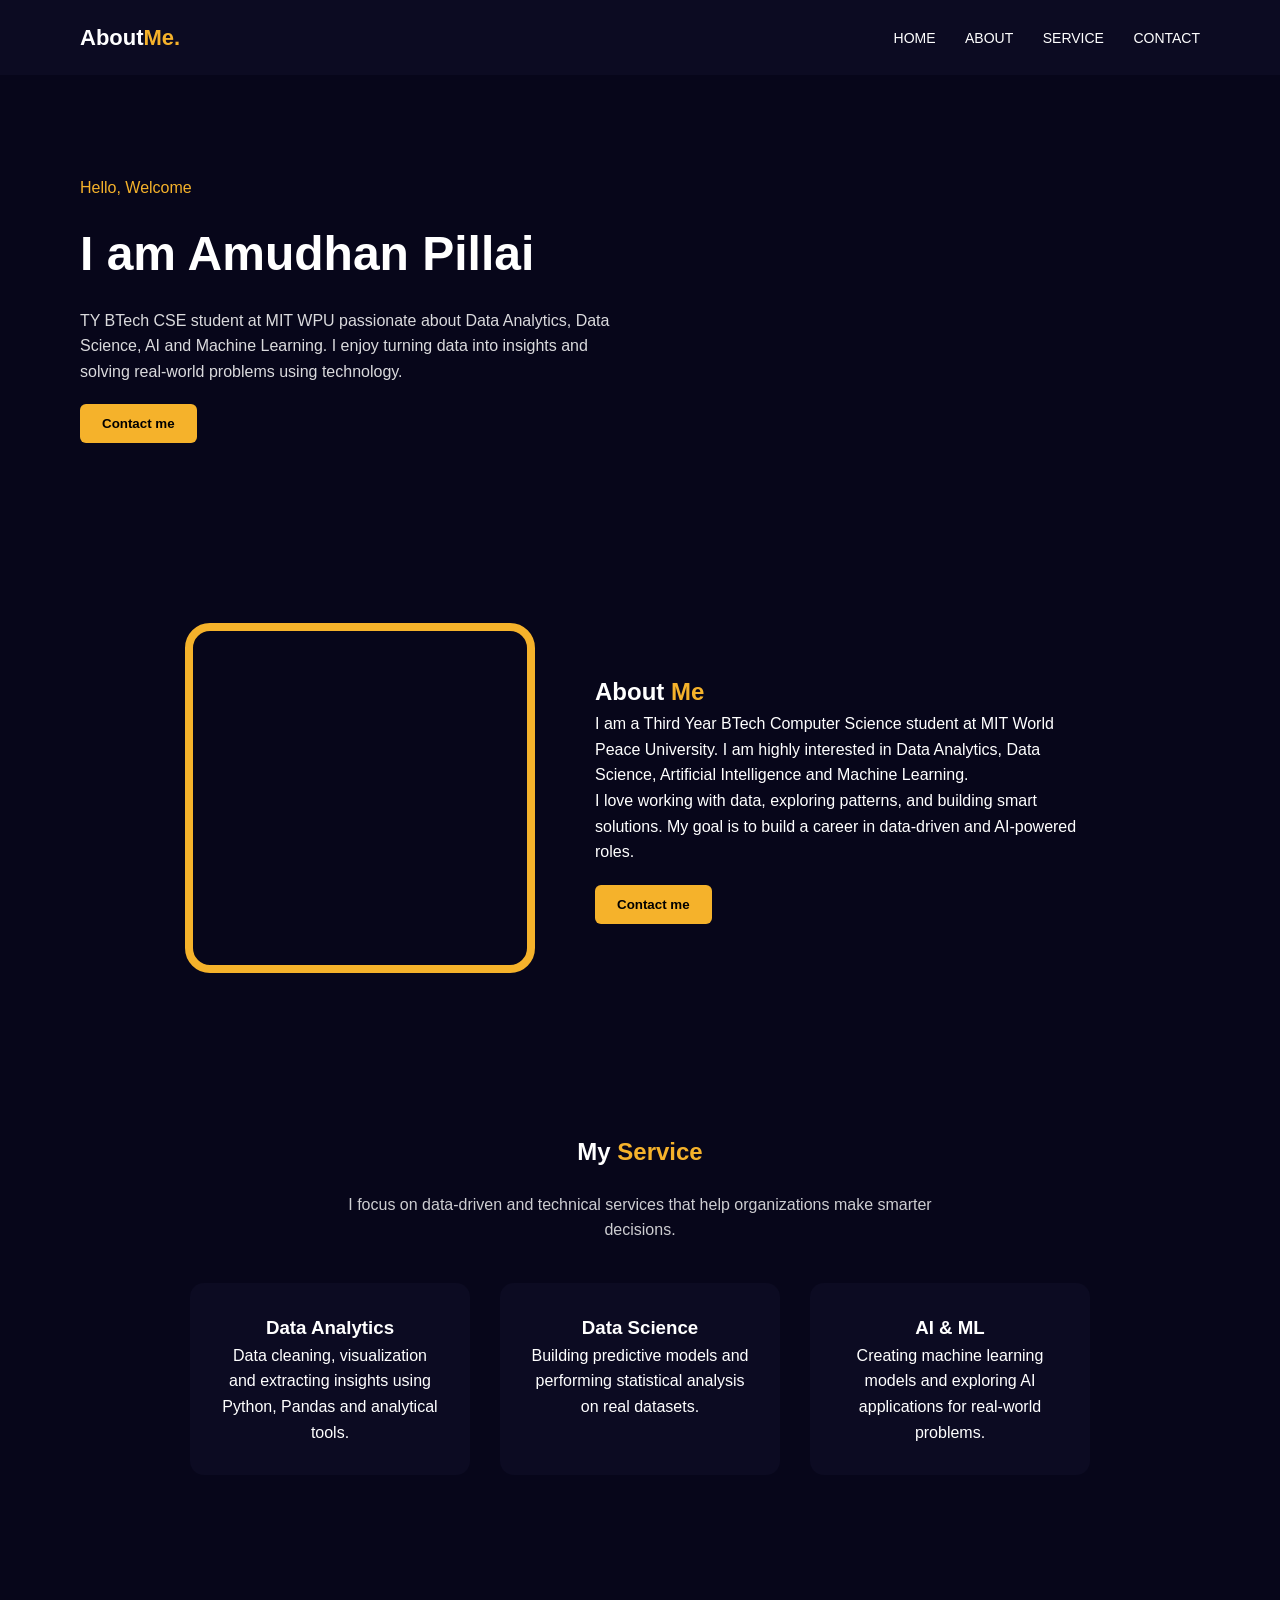
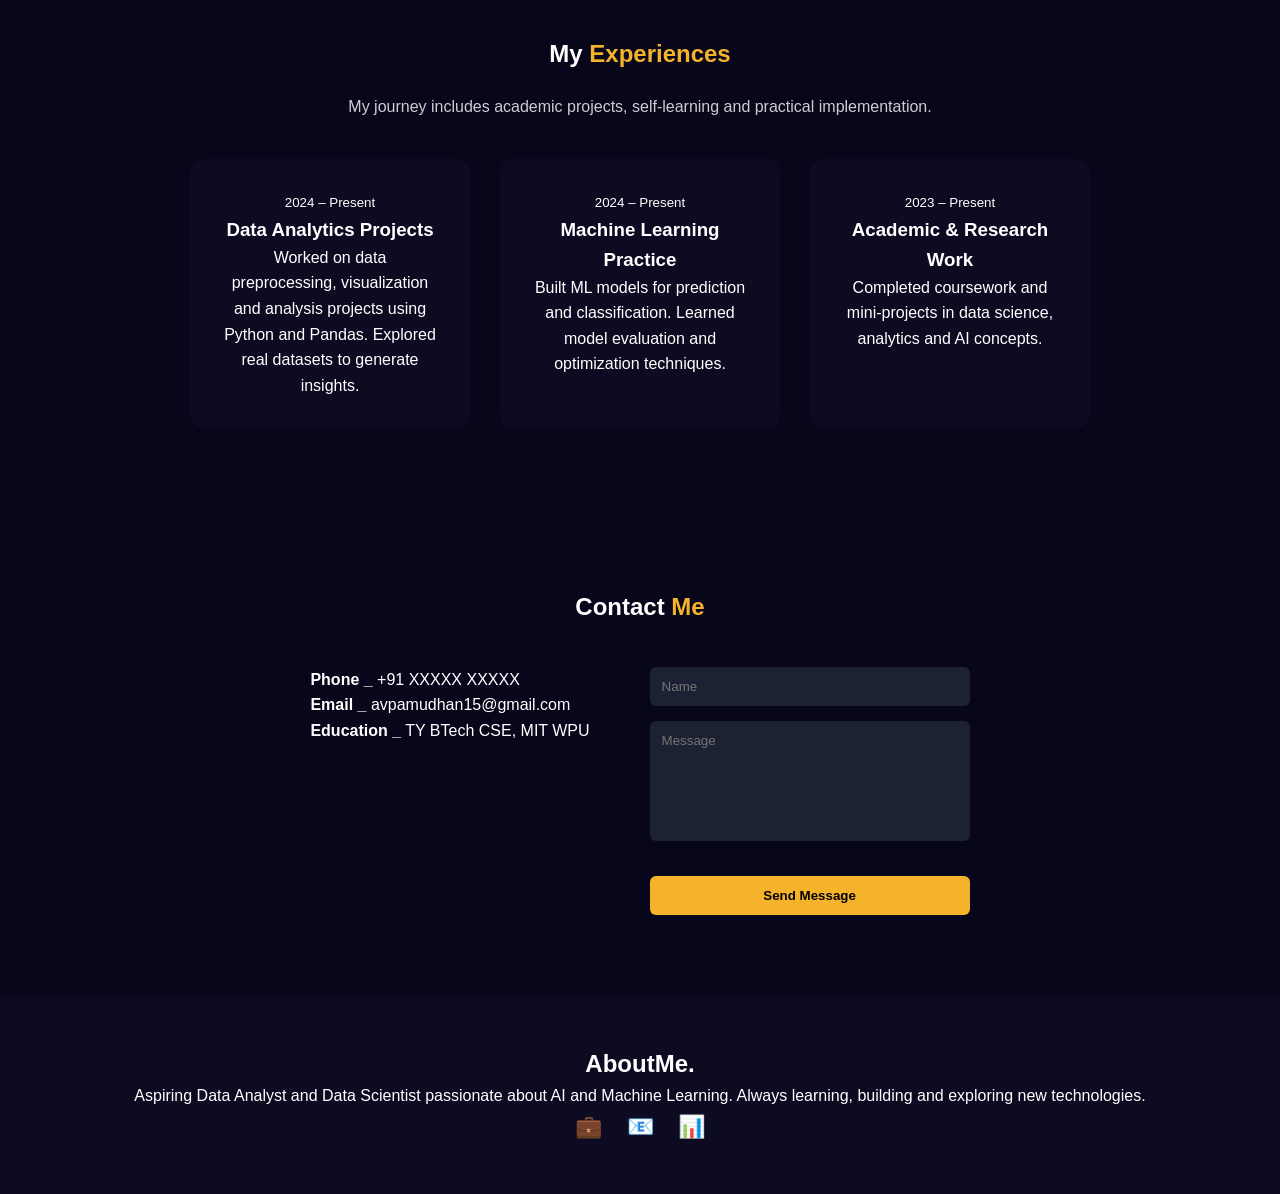
<file: stdprofile amudhan/index.html>
<!DOCTYPE html>
<html lang="en">
<head>
<meta charset="UTF-8">
<meta name="viewport" content="width=device-width, initial-scale=1.0">
<title>Amudhan Portfolio</title>
<link rel="stylesheet" href="style.css">
</head>

<body>

<!-- NAVBAR -->
<header>
  <div class="logo">About<span>Me.</span></div>
  <nav>
    <a href="#home">HOME</a>
    <a href="#about">ABOUT</a>
    <a href="#service">SERVICE</a>
    <a href="#contact">CONTACT</a>
  </nav>
</header>

<!-- HERO -->
<section id="home" class="hero">
  <p class="welcome">Hello, Welcome</p>
  <h1>I am Amudhan Pillai</h1>

  <p class="hero-text">
    TY BTech CSE student at MIT WPU passionate about
    Data Analytics, Data Science, AI and Machine Learning.
    I enjoy turning data into insights and solving
    real-world problems using technology.
  </p>

  <button class="btn">Contact me</button>
</section>

<!-- ABOUT -->
<section id="about" class="about">
  <div class="about-img"></div>

  <div class="about-content">
    <h2>About <span>Me</span></h2>

    <p>
      I am a Third Year BTech Computer Science student at
      MIT World Peace University. I am highly interested in
      Data Analytics, Data Science, Artificial Intelligence
      and Machine Learning.
    </p>

    <p>
      I love working with data, exploring patterns,
      and building smart solutions. My goal is to
      build a career in data-driven and AI-powered roles.
    </p>

    <button class="btn">Contact me</button>
  </div>
</section>

<!-- SERVICES -->
<section id="service" class="services">
  <h2>My <span>Service</span></h2>

  <p class="section-desc">
    I focus on data-driven and technical services that help
    organizations make smarter decisions.
  </p>

  <div class="cards">
    <div class="card">
      <h3>Data Analytics</h3>
      <p>
        Data cleaning, visualization and extracting insights
        using Python, Pandas and analytical tools.
      </p>
    </div>

    <div class="card">
      <h3>Data Science</h3>
      <p>
        Building predictive models and performing
        statistical analysis on real datasets.
      </p>
    </div>

    <div class="card">
      <h3>AI & ML</h3>
      <p>
        Creating machine learning models and exploring
        AI applications for real-world problems.
      </p>
    </div>
  </div>
</section>

<!-- EXPERIENCE -->
<section class="experience">
  <h2>My <span>Experiences</span></h2>

  <p class="section-desc">
    My journey includes academic projects,
    self-learning and practical implementation.
  </p>

  <div class="cards">

    <div class="card">
      <small>2024 – Present</small>
      <h3>Data Analytics Projects</h3>
      <p>
        Worked on data preprocessing, visualization and
        analysis projects using Python and Pandas.
        Explored real datasets to generate insights.
      </p>
    </div>

    <div class="card">
      <small>2024 – Present</small>
      <h3>Machine Learning Practice</h3>
      <p>
        Built ML models for prediction and classification.
        Learned model evaluation and optimization techniques.
      </p>
    </div>

    <div class="card">
      <small>2023 – Present</small>
      <h3>Academic & Research Work</h3>
      <p>
        Completed coursework and mini-projects in
        data science, analytics and AI concepts.
      </p>
    </div>

  </div>
</section>

<!-- CONTACT -->
<section id="contact" class="contact">
  <h2>Contact <span>Me</span></h2>

  <div class="contact-container">

    <div class="contact-info">
      <p><b>Phone _</b> +91 XXXXX XXXXX</p>
      <p><b>Email _</b> avpamudhan15@gmail.com</p>
      <p><b>Education _</b> TY BTech CSE, MIT WPU</p>
    </div>

    <form>
      <input type="text" placeholder="Name">
      <textarea placeholder="Message"></textarea>
      <button class="btn">Send Message</button>
    </form>

  </div>
</section>

<!-- FOOTER -->
<footer>
  <h2>AboutMe.</h2>

  <p>
    Aspiring Data Analyst and Data Scientist passionate
    about AI and Machine Learning. Always learning,
    building and exploring new technologies.
  </p>

  <div class="socials">
    <span>💼</span>
    <span>📧</span>
    <span>📊</span>
  </div>
</footer>

<script src="script.js"></script>
</body>
</html>
</file>
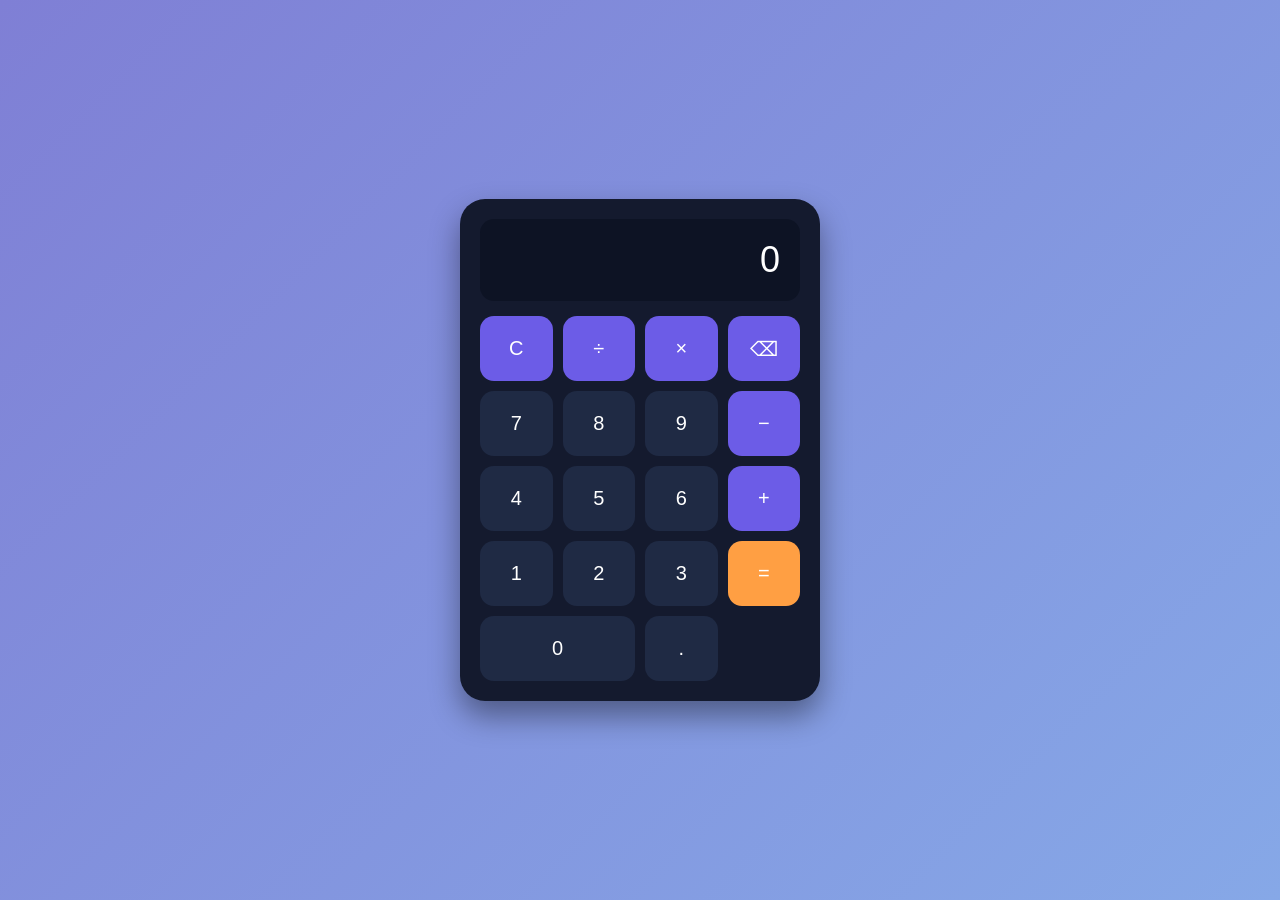
<file: calculator amudhan/assign2.html>
<!DOCTYPE html>
<html lang="en">
<head>
<meta charset="UTF-8">
<meta name="viewport" content="width=device-width, initial-scale=1.0">
<title>Calculator</title>

<link rel="stylesheet" href="assign2.css">
</head>

<body>

<div class="calculator">

    <div id="display" class="display">0</div>

    <div class="buttons">
        <button onclick="clearDisplay()" class="operator">C</button>
        <button onclick="appendValue('/')" class="operator">÷</button>
        <button onclick="appendValue('*')" class="operator">×</button>
        <button onclick="deleteLast()" class="operator">⌫</button>

        <button onclick="appendValue('7')">7</button>
        <button onclick="appendValue('8')">8</button>
        <button onclick="appendValue('9')">9</button>
        <button onclick="appendValue('-')" class="operator">−</button>

        <button onclick="appendValue('4')">4</button>
        <button onclick="appendValue('5')">5</button>
        <button onclick="appendValue('6')">6</button>
        <button onclick="appendValue('+')" class="operator">+</button>

        <button onclick="appendValue('1')">1</button>
        <button onclick="appendValue('2')">2</button>
        <button onclick="appendValue('3')">3</button>
        <button onclick="calculate()" class="equal">=</button>

        <button onclick="appendValue('0')" class="zero">0</button>
        <button onclick="appendValue('.')">.</button>
    </div>

</div>

<script src="assign2.js"></script>
</body>
</html>
</file>
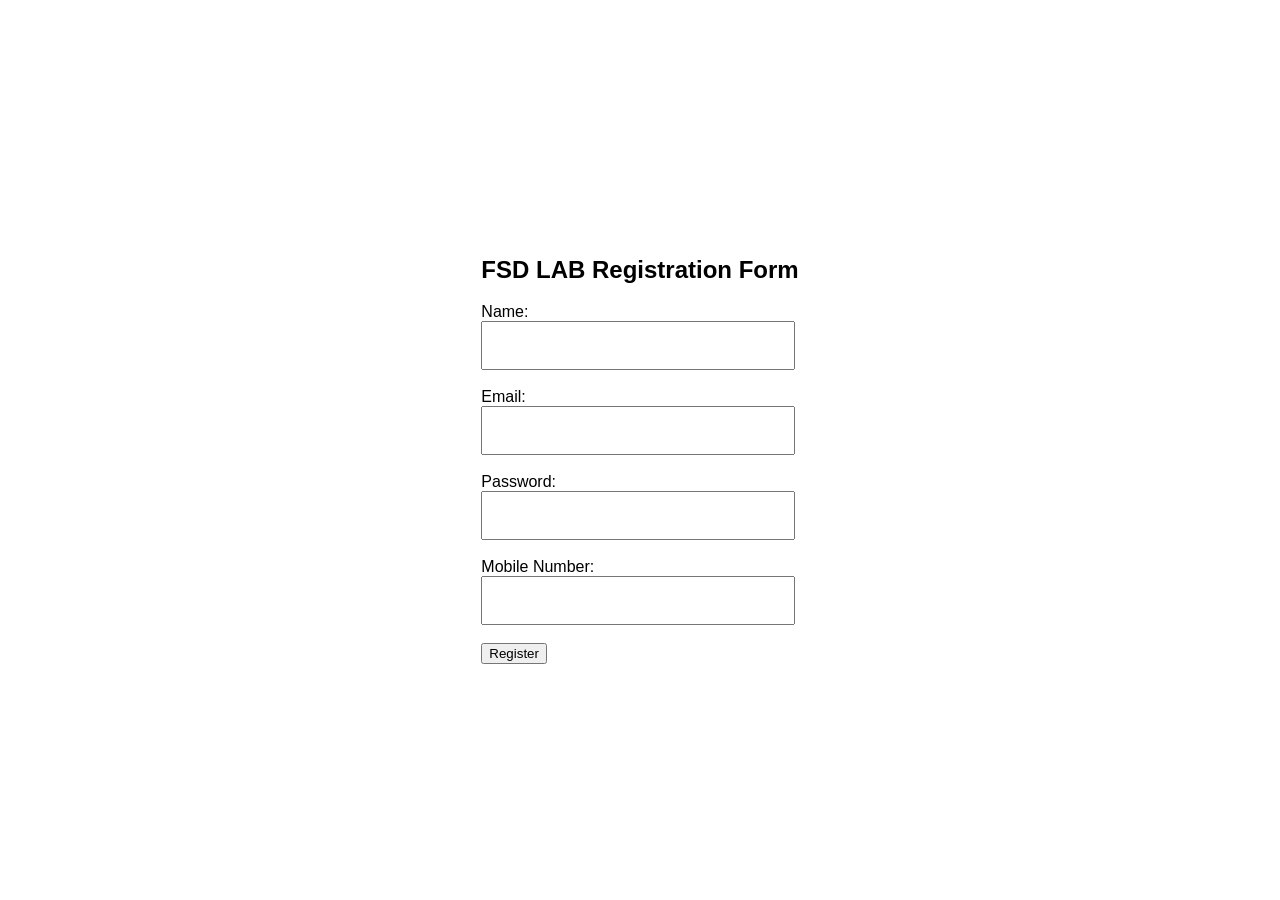
<file: form validation amudhan/assign3.html>
<!DOCTYPE html>
<html lang="en">
<head>
<meta charset="UTF-8">
<title>FSD LAB Registration Form</title>

<style>
body {
    margin: 0;
    height: 100vh;
    display: flex;
    justify-content: center;
    align-items: center;
    font-family: Arial, sans-serif;
}

.container {
    text-align: left;
}

input[type="text"],
input[type="password"] {
    width: 300px;      /* Increased width */
    height: 35px;      /* Increased height */
    font-size: 16px;   /* Bigger text */
    padding: 5px;
}
</style>

<script src="assign3.js" defer></script>
</head>

<body>

<div class="container">
    <h2>FSD LAB Registration Form</h2>

    <form onsubmit="return validateForm()">
        <label>Name:</label><br>
        <input type="text" id="name"><br><br>

        <label>Email:</label><br>
        <input type="text" id="email"><br><br>

        <label>Password:</label><br>
        <input type="password" id="password"><br><br>

        <label>Mobile Number:</label><br>
        <input type="text" id="mobile"><br><br>

        <input type="submit" value="Register">
    </form>
</div>

</body>
</html>
</file>
<file: stdprofile amudhan/style.css>
*{
  margin:0;
  padding:0;
  box-sizing:border-box;
  font-family: Arial, Helvetica, sans-serif;
}

body{
  background:#07061a;
  color:white;
  line-height:1.6;
}

/* YELLOW ACCENT */
span{
  color:#f5b22b;
}

/* NAVBAR */
header{
  display:flex;
  justify-content:space-between;
  align-items:center;
  padding:20px 80px;
  background:#0c0b22;
  position:sticky;
  top:0;
  z-index:1000;
}

.logo{
  font-size:22px;
  font-weight:bold;
}

nav a{
  color:white;
  margin-left:25px;
  text-decoration:none;
  font-size:14px;
}

nav a:hover{
  color:#f5b22b;
}

/* HERO */
.hero{
  padding:100px 80px;
  max-width:700px;
}

.welcome{
  color:#f5b22b;
}

.hero h1{
  font-size:48px;
  margin:15px 0;
}

.hero-text{
  opacity:0.85;
}

/* BUTTON */
.btn{
  background:#f5b22b;
  border:none;
  padding:12px 22px;
  margin-top:20px;
  cursor:pointer;
  border-radius:6px;
  font-weight:bold;
}

.btn:hover{
  opacity:0.85;
}

/* ABOUT */
.about{
  display:flex;
  gap:60px;
  padding:80px;
  align-items:center;
  justify-content:center;
}

.about-img{
  width:350px;
  height:350px;
  border:8px solid #f5b22b;
  border-radius:25px;
}

.about-content{
  max-width:500px;
}

/* SERVICES + EXPERIENCE + CONTACT */
.services,
.experience,
.contact{
  padding:80px;
  text-align:center;
}

.section-desc{
  max-width:600px;
  margin:20px auto;
  opacity:0.8;
}

/* CARDS */
.cards{
  display:flex;
  gap:30px;
  justify-content:center;
  margin-top:40px;
  flex-wrap:wrap;
}

.card{
  background:#0c0b22;
  padding:30px;
  width:280px;
  border-radius:14px;
  transition:0.3s;
}

.card:hover{
  transform:translateY(-10px);
  box-shadow:0 0 15px rgba(245,178,43,0.3);
}

/* CONTACT */
.contact-container{
  display:flex;
  justify-content:center;
  gap:60px;
  margin-top:40px;
  flex-wrap:wrap;
}

.contact-info{
  text-align:left;
}

form{
  display:flex;
  flex-direction:column;
}

form input,
form textarea{
  width:320px;
  padding:12px;
  margin-bottom:15px;
  background:#1c2233;
  border:none;
  color:white;
  border-radius:6px;
}

textarea{
  height:120px;
  resize:none;
}

/* FOOTER */
footer{
  text-align:center;
  padding:50px;
  background:#0c0b22;
}

.socials span{
  margin:10px;
  font-size:22px;
  cursor:pointer;
}

/* RESPONSIVE */
@media(max-width:768px){

  header{
    padding:20px;
    flex-direction:column;
  }

  .hero{
    padding:60px 20px;
  }

  .about{
    flex-direction:column;
    padding:40px 20px;
  }

  .services,
  .experience,
  .contact{
    padding:40px 20px;
  }

  nav{
    margin-top:10px;
  }
}
</file>
<file: calculator amudhan/assign2.css>
body {
    margin: 0;
    height: 100vh;
    display: flex;
    justify-content: center;
    align-items: center;
    font-family: Poppins, sans-serif;
    background: linear-gradient(135deg, #7f7fd5, #86a8e7);
}

.calculator {
    background: #141A2E;
    padding: 20px;
    border-radius: 25px;
    width: 320px;
    box-shadow: 0 15px 30px rgba(0,0,0,0.4);
}

.display {
    background: #0d1324;
    color: white;
    font-size: 36px;
    text-align: right;
    padding: 20px;
    border-radius: 14px;
    margin-bottom: 15px;
    overflow-x: auto;
}

.buttons {
    display: grid;
    grid-template-columns: repeat(4, 1fr);
    gap: 10px;
}

button {
    height: 65px;
    border: none;
    border-radius: 14px;
    font-size: 20px;
    cursor: pointer;
    background: #1f2a44;
    color: white;
}

button:hover {
    opacity: 0.85;
}

.operator {
    background: #6c5ce7;
}

.equal {
    background: #ff9f43;
    grid-row: span 2;
}

.zero {
    grid-column: span 2;
}
</file>
